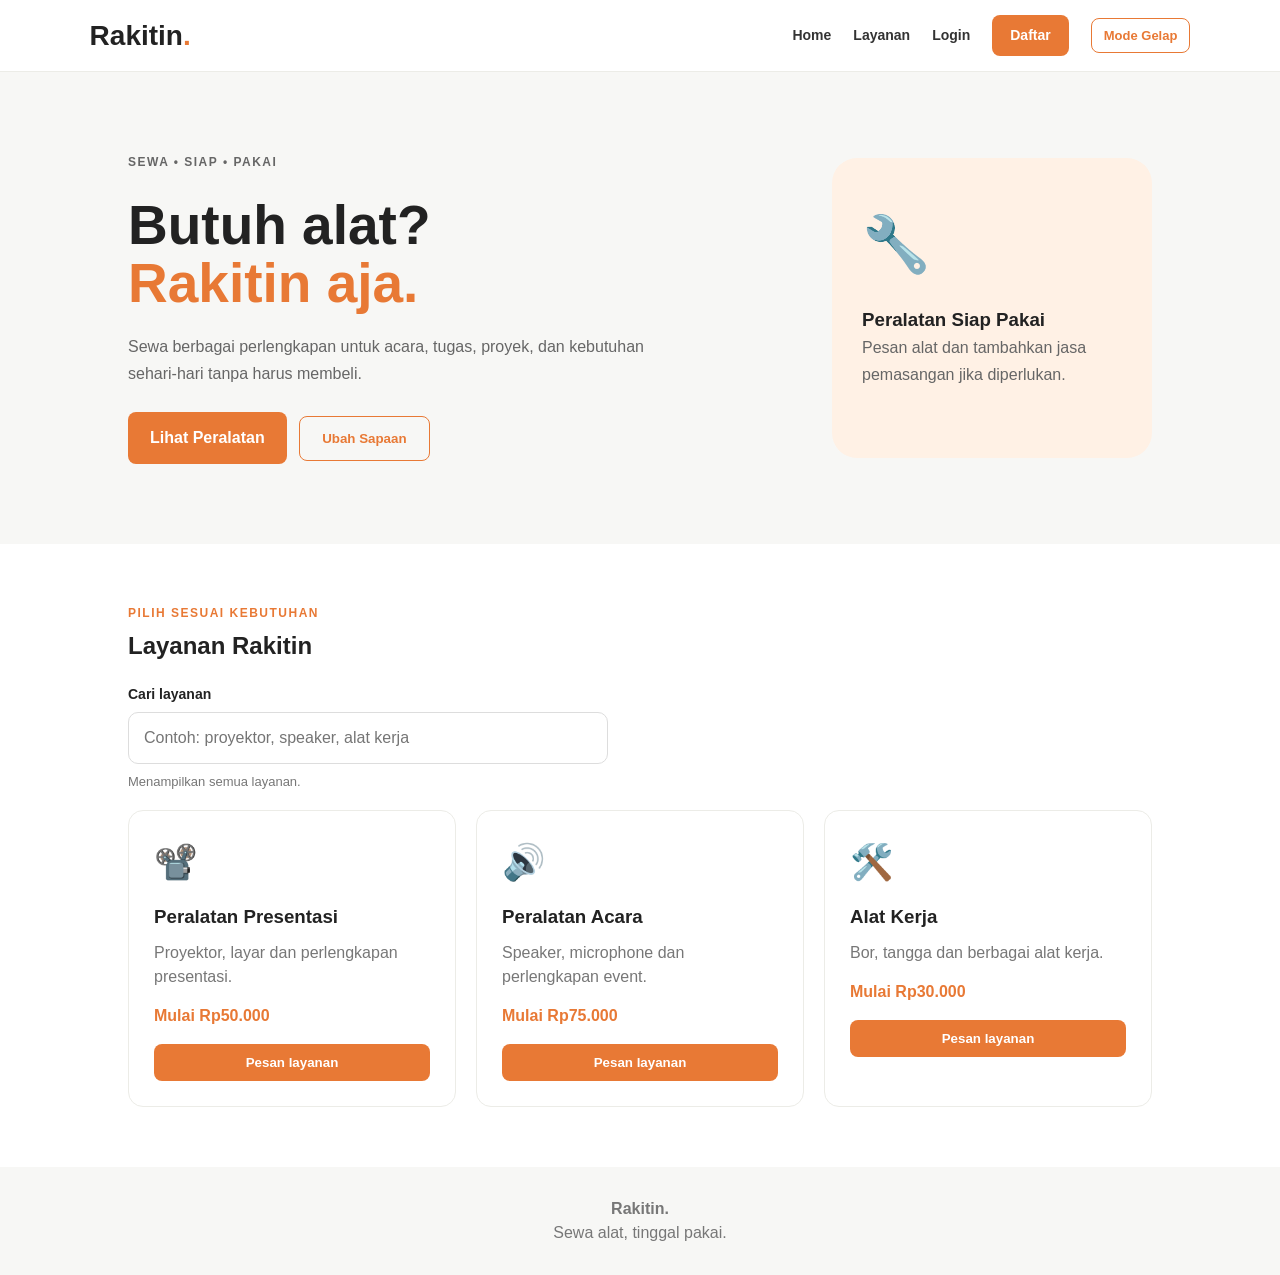
<file: Rakitin_Tugas_Praktikum/index.html>
<!DOCTYPE html>
<html lang="id">
<head>
    <meta charset="UTF-8">
    <meta name="viewport" content="width=device-width, initial-scale=1.0">
    <title>Rakitin - Sewa Alat</title>
    <link rel="stylesheet" href="style.css">
</head>
<body>

<header>
    <div class="logo">Rakitin<span>.</span></div>
    <nav>
        <a href="index.html">Home</a>
        <a href="#layanan">Layanan</a>
        <a href="login.html" id="navLogin">Login</a>
        <a class="nav-register" href="register.html" id="navRegister">Daftar</a>
        <button class="theme-toggle" id="themeToggle" type="button" aria-pressed="false">Mode Gelap</button>
    </nav>
</header>

<section class="hero">
    <div>
        <p class="label">SEWA • SIAP • PAKAI</p>
        <h1>Butuh alat?<br><span>Rakitin aja.</span></h1>
        <p id="heroDescription">Sewa berbagai perlengkapan untuk acara, tugas, proyek, dan kebutuhan sehari-hari tanpa harus membeli.</p>
        <a href="#layanan" class="button">Lihat Peralatan</a>
        <button class="button button-secondary" id="greetingToggle" type="button">Ubah Sapaan</button>
    </div>

    <div class="hero-box">
        <div class="tool-icon">🔧</div>
        <h3>Peralatan Siap Pakai</h3>
        <p>Pesan alat dan tambahkan jasa pemasangan jika diperlukan.</p>
    </div>
</section>

<section id="layanan" class="section">
    <p class="label">PILIH SESUAI KEBUTUHAN</p>
    <h2>Layanan Rakitin</h2>
    <label class="service-search-label" for="serviceSearch">Cari layanan</label>
    <input id="serviceSearch" class="service-search" type="search" placeholder="Contoh: proyektor, speaker, alat kerja" autocomplete="off">
    <p id="searchFeedback" class="search-feedback" aria-live="polite">Menampilkan semua layanan.</p>

    <div class="cards" id="serviceCards">
        <div class="card">
            <div class="icon">📽️</div>
            <h3>Peralatan Presentasi</h3>
            <p>Proyektor, layar dan perlengkapan presentasi.</p>
            <b>Mulai Rp50.000</b>
        </div>
        <div class="card">
            <div class="icon">🔊</div>
            <h3>Peralatan Acara</h3>
            <p>Speaker, microphone dan perlengkapan event.</p>
            <b>Mulai Rp75.000</b>
        </div>
        <div class="card">
            <div class="icon">🛠️</div>
            <h3>Alat Kerja</h3>
            <p>Bor, tangga dan berbagai alat kerja.</p>
            <b>Mulai Rp30.000</b>
        </div>
    </div>
</section>

<footer>
    <b>Rakitin.</b>
    <p>Sewa alat, tinggal pakai.</p>
</footer>

<script src="auth.js"></script>
<script src="landing.js"></script>
</body>
</html>
</file>
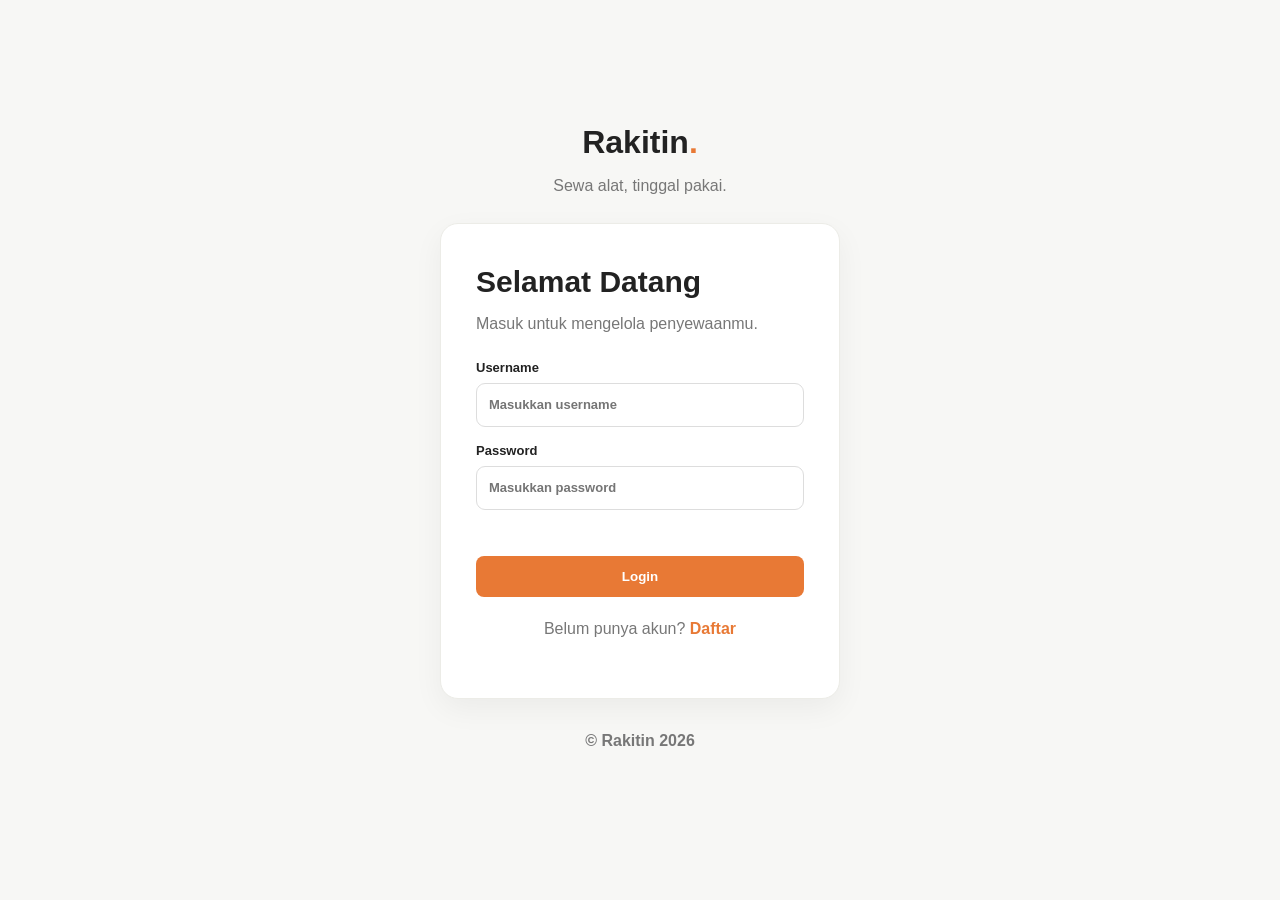
<file: Rakitin_Tugas_Praktikum/dashboard.html>
<!DOCTYPE html>
<html lang="id">
<head>
    <meta charset="UTF-8">
    <meta name="viewport" content="width=device-width, initial-scale=1.0">
    <title>Dashboard - Rakitin</title>
    <link rel="stylesheet" href="style.css">
    <script src="auth.js"></script>
    <script>requireLogin();</script>
</head>
<body>

<header>
    <div class="logo">Rakitin<span>.</span></div>
    <nav>
        <a href="index.html">Home</a>
        <a href="#barang">Data Barang</a>
        <a href="#pesanan">Pesanan</a>
        <a href="#pelanggan">Pelanggan</a>
        <a href="#pengguna" id="navPengguna">Pengguna</a>
        <a href="login.html" id="logoutLink">Keluar</a>
    </nav>
</header>

<main class="dashboard">
    <p class="label">DASHBOARD</p>
    <h1>Halo, <span id="userName">pengguna</span> 👋</h1>
    <p class="dashboard-text">Kelola kebutuhan penyewaanmu di sini.</p>

    <!-- STATISTIK -->
    <!-- WIDGET JUMLAH DATA -->
    <section class="dashboard-grid">
        <div class="dashboard-card"><span>📦</span><h3>Total Barang</h3><strong id="statBarang">0</strong><p>Jumlah data barang</p></div>
        <div class="dashboard-card"><span>🧾</span><h3>Total Pesanan</h3><strong id="statPesanan">0</strong><p>Jumlah data pesanan</p></div>
        <div class="dashboard-card"><span>👥</span><h3>Total Pengguna</h3><strong id="statPengguna">0</strong><p>Jumlah akun terdaftar</p></div>
        <div class="dashboard-card"><span>🤝</span><h3>Total Pelanggan</h3><strong id="statPelanggan">0</strong><p>Jumlah data pelanggan</p></div>
    </section>
    <section class="dashboard-grid dashboard-grid-secondary">
        <div class="dashboard-card"><span>📅</span><h3>Pesanan Aktif</h3><strong id="statAktif">0</strong><p>Pesanan sedang berjalan</p></div>
        <div class="dashboard-card"><span>💰</span><h3>Total Sewa</h3><strong id="statTotal">Rp0</strong><p>Total pembayaran</p></div>
    </section>

    <!-- CRUD DATA BARANG -->
    <section class="panel" id="barang">
        <div class="section-head">
            <div><p class="label">CRUD DATA 1</p><h2>Data Barang</h2></div>
            <button class="btn primary" onclick="openBarangModal()">+ Tambah Barang</button>
        </div>
        <div class="table-wrap">
            <table>
                <thead><tr><th>No</th><th>Nama Barang</th><th>Kategori</th><th>Harga/Hari</th><th>Status</th><th>Aksi</th></tr></thead>
                <tbody id="barangTable"></tbody>
            </table>
        </div>
    </section>

    <!-- CRUD DATA PESANAN -->
    <section class="panel" id="pesanan">
        <div class="section-head">
            <div><p class="label">CRUD DATA 2</p><h2>Data Pesanan</h2></div>
            <div class="head-actions"><button class="btn pdf" type="button" onclick="cetakPesananPDF()">Cetak PDF</button>
            <button class="btn primary" onclick="openPesananModal()">+ Tambah Pesanan</button></div>
        </div>
        <div class="table-wrap">
            <table>
                <thead><tr><th>No</th><th>Pelanggan</th><th>Barang</th><th>Tanggal</th><th>Durasi</th><th>Total</th><th>Status</th><th>Aksi</th></tr></thead>
                <tbody id="pesananTable"></tbody>
            </table>
        </div>
    </section>


    <!-- CRUD DATA PELANGGAN (DATA BARU) -->
    <section class="panel" id="pelanggan">
        <div class="section-head">
            <div><p class="label">CRUD DATA 4 • DATA BARU</p><h2>Data Pelanggan</h2></div>
            <button class="btn primary" onclick="openPelangganModal()">+ Tambah Pelanggan</button>
        </div>
        <div class="table-wrap">
            <table>
                <thead><tr><th>No</th><th>Nama Pelanggan</th><th>Email</th><th>No. Telepon</th><th>Alamat</th><th>Aksi</th></tr></thead>
                <tbody id="pelangganTable"></tbody>
            </table>
        </div>
    </section>

    <!-- CRUD DATA PENGGUNA (khusus admin) -->
    <section class="panel" id="pengguna">
        <div class="section-head">
            <div><p class="label">CRUD DATA 3 • ADMIN</p><h2>Data Pengguna</h2></div>
            <button class="btn primary" onclick="openUserModal()">+ Tambah Pengguna</button>
        </div>
        <div class="table-wrap">
            <table>
                <thead><tr><th>No</th><th>Username</th><th>Email</th><th>Role</th><th>Aksi</th></tr></thead>
                <tbody id="userTable"></tbody>
            </table>
        </div>
    </section>
</main>

<!-- MODAL BARANG -->
<div class="modal" id="barangModal">
    <div class="modal-box">
        <button class="close" onclick="closeModal('barangModal')">&times;</button>
        <h2 id="barangModalTitle">Tambah Barang</h2>
        <form id="barangForm">
            <input type="hidden" id="barangId">
            <label>Nama Barang <input id="barangNama" type="text" required></label>
            <label>Kategori <input id="barangKategori" type="text" required></label>
            <label>Harga per Hari <input id="barangHarga" type="number" min="0" required></label>
            <label>Status
                <select id="barangStatus">
                    <option value="Tersedia">Tersedia</option>
                    <option value="Disewa">Disewa</option>
                </select>
            </label>
            <button class="btn primary" type="submit">Simpan</button>
        </form>
    </div>
</div>

<!-- MODAL PESANAN -->
<div class="modal" id="pesananModal">
    <div class="modal-box">
        <button class="close" onclick="closeModal('pesananModal')">&times;</button>
        <h2 id="pesananModalTitle">Tambah Pesanan</h2>
        <form id="pesananForm">
            <input type="hidden" id="pesananId">
            <label>Nama Pelanggan <input id="pesananPelanggan" type="text" required></label>
            <label>Barang <select id="pesananBarang" required></select></label>
            <label>Tanggal <input id="pesananTanggal" type="date" required></label>
            <label>Durasi (hari) <input id="pesananDurasi" type="number" min="1" required></label>
            <label>Status
                <select id="pesananStatus">
                    <option value="Aktif">Aktif</option>
                    <option value="Menunggu">Menunggu</option>
                    <option value="Selesai">Selesai</option>
                </select>
            </label>
            <button class="btn primary" type="submit">Simpan</button>
        </form>
    </div>
</div>


<!-- MODAL PELANGGAN -->
<div class="modal" id="pelangganModal">
    <div class="modal-box">
        <button class="close" onclick="closeModal('pelangganModal')">&times;</button>
        <h2 id="pelangganModalTitle">Tambah Pelanggan</h2>
        <form id="pelangganForm">
            <input type="hidden" id="pelangganId">
            <label>Nama Pelanggan <input id="pelangganNama" type="text" required></label>
            <label>Email <input id="pelangganEmail" type="email" required></label>
            <label>No. Telepon <input id="pelangganTelepon" type="tel" required></label>
            <label>Alamat <textarea id="pelangganAlamat" rows="3" required></textarea></label>
            <button class="btn primary" type="submit">Simpan</button>
        </form>
    </div>
</div>

<!-- MODAL PENGGUNA -->
<div class="modal" id="userModal">
    <div class="modal-box">
        <button class="close" onclick="closeModal('userModal')">&times;</button>
        <h2 id="userModalTitle">Tambah Pengguna</h2>
        <form id="userForm">
            <input type="hidden" id="userId">
            <label>Username <input id="userUsername" type="text" required></label>
            <label>Email <input id="userEmail" type="email" required></label>
            <label>Password <input id="userPassword" type="password"></label>
            <label>Role
                <select id="userRole">
                    <option value="user">user</option>
                    <option value="admin">admin</option>
                </select>
            </label>
            <button class="btn primary" type="submit">Simpan</button>
        </form>
    </div>
</div>

<script src="dashboard.js"></script>
</body>
</html>
</file>
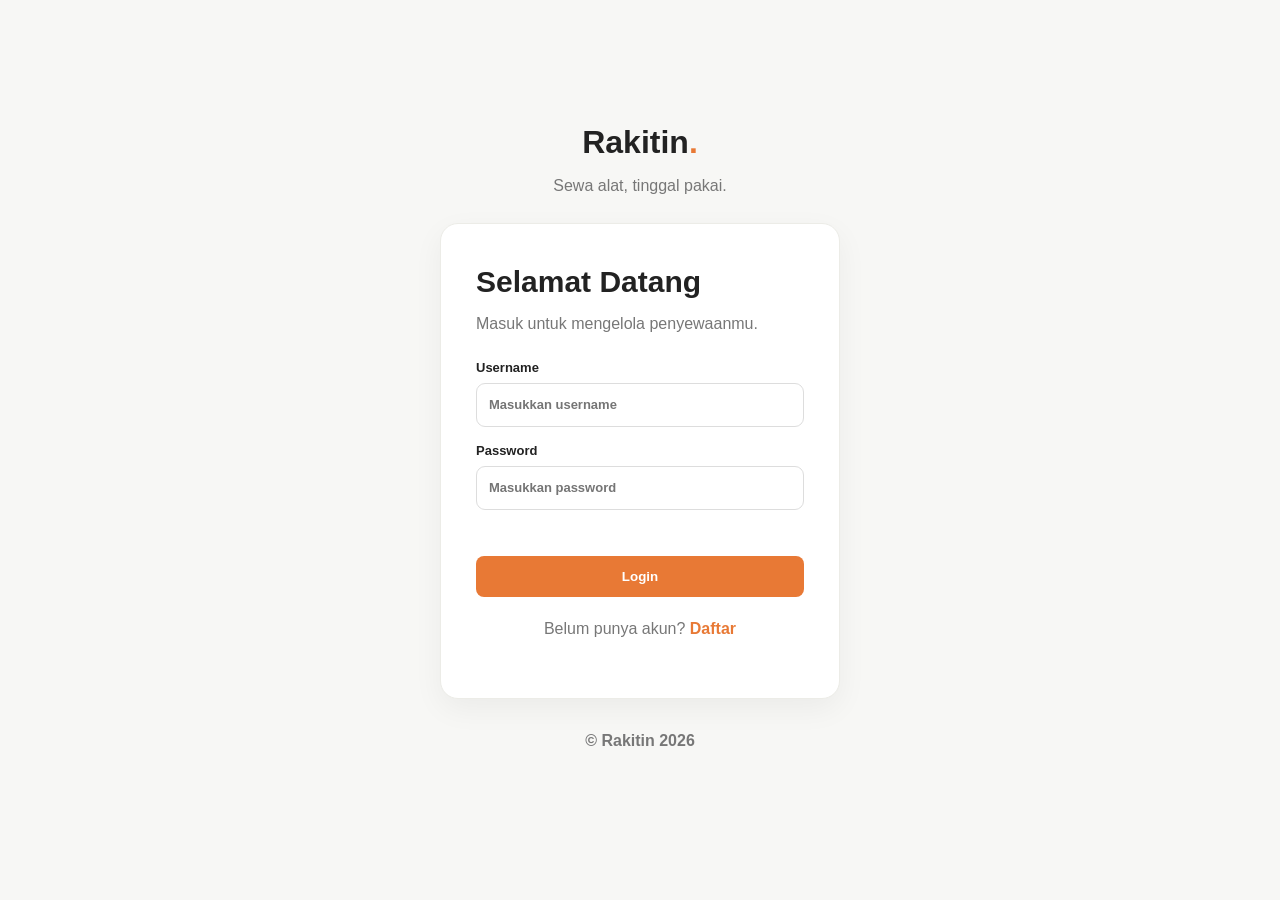
<file: Rakitin_Tugas_Praktikum/login.html>
<!DOCTYPE html>
<html lang="id">
<head>
    <meta charset="UTF-8">
    <meta name="viewport" content="width=device-width, initial-scale=1.0">
    <title>Login - Rakitin</title>
    <link rel="stylesheet" href="style.css">
</head>
<body>
<div class="auth-container">
    <div class="auth-logo">Rakitin<span>.</span></div>
    <p class="auth-subtitle">Sewa alat, tinggal pakai.</p>

    <div class="auth-box">
        <h1>Selamat Datang</h1>
        <p>Masuk untuk mengelola penyewaanmu.</p>

        <form id="loginForm">
            <label>Username
                <input id="loginUsername" type="text" placeholder="Masukkan username" required>
            </label>
            <label>Password
                <input id="loginPassword" type="password" placeholder="Masukkan password" required>
            </label>
            <p id="formError" class="form-error" role="alert"></p>
            <button type="submit">Login</button>
        </form>

        <p class="switch">Belum punya akun? <a href="register.html">Daftar</a></p>
    </div>

    <footer><b>© Rakitin 2026</b></footer>
</div>
<script src="auth.js"></script>
</body>
</html>
</file>
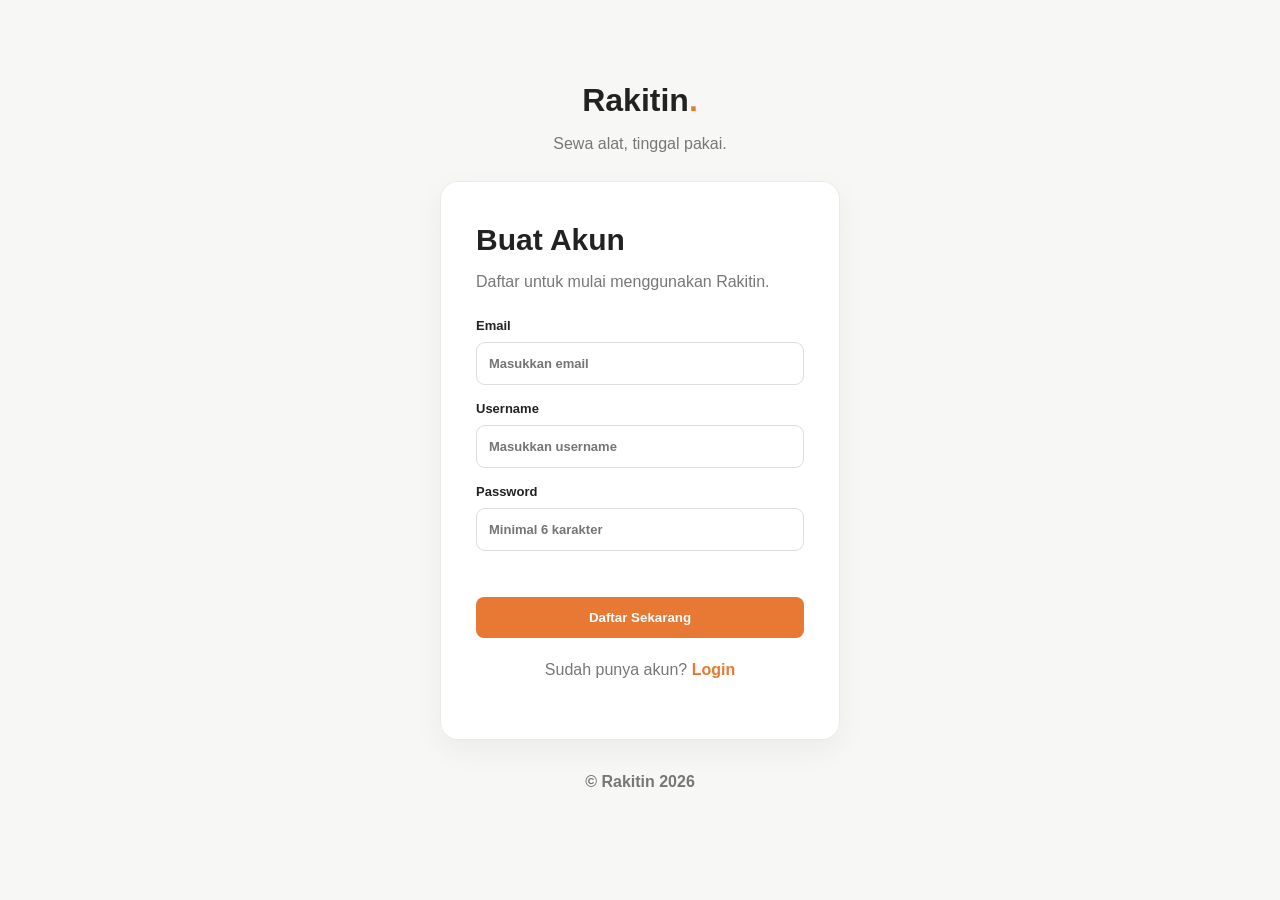
<file: Rakitin_Tugas_Praktikum/register.html>
<!DOCTYPE html>
<html lang="id">
<head>
    <meta charset="UTF-8">
    <meta name="viewport" content="width=device-width, initial-scale=1.0">
    <title>Register - Rakitin</title>
    <link rel="stylesheet" href="style.css">
</head>
<body>
<div class="auth-container">
    <div class="auth-logo">Rakitin<span>.</span></div>
    <p class="auth-subtitle">Sewa alat, tinggal pakai.</p>

    <div class="auth-box">
        <h1>Buat Akun</h1>
        <p>Daftar untuk mulai menggunakan Rakitin.</p>

        <form id="registerForm">
            <label>Email
                <input id="regEmail" type="email" placeholder="Masukkan email" required>
            </label>
            <label>Username
                <input id="regUsername" type="text" placeholder="Masukkan username" required>
            </label>
            <label>Password
                <input id="regPassword" type="password" placeholder="Minimal 6 karakter" required>
            </label>
            <p id="formError" class="form-error" role="alert"></p>
            <button type="submit">Daftar Sekarang</button>
        </form>

        <p class="switch">Sudah punya akun? <a href="login.html">Login</a></p>
    </div>

    <footer><b>© Rakitin 2026</b></footer>
</div>
<script src="auth.js"></script>
</body>
</html>
</file>
<file: Rakitin_Tugas_Praktikum/style.css>
/* =========================
   RAKITIN - STYLE UTAMA
========================= */
* { box-sizing: border-box; margin: 0; padding: 0; }

:root {
    --orange: #e87935;
    --bg: #f7f7f5;
    --card: #ffffff;
    --text: #222222;
    --muted: #777777;
    --border: #ecece7;
}

body {
    font-family: Arial, Helvetica, sans-serif;
    background: var(--bg);
    color: var(--text);
    line-height: 1.5;
}

/* ---------- Header ---------- */
header {
    min-height: 72px;
    padding: 0 7%;
    display: flex;
    align-items: center;
    justify-content: space-between;
    background: var(--card);
    border-bottom: 1px solid var(--border);
    position: sticky;
    top: 0;
    z-index: 10;
}
.logo { font-size: 28px; font-weight: 800; }
.logo span, .auth-logo span, .hero h1 span { color: var(--orange); }
nav { display: flex; gap: 22px; align-items: center; }
nav a { color: #333; text-decoration: none; font-size: 14px; font-weight: 600; }
nav a:hover { color: var(--orange); }
.nav-register { background: var(--orange); color: #fff !important; padding: 10px 18px; border-radius: 8px; }

/* ---------- Umum ---------- */
.label { color: var(--orange); font-size: 12px; font-weight: 800; letter-spacing: 1.5px; margin-bottom: 6px; }
h1 { font-size: clamp(30px, 5vw, 46px); margin-bottom: 8px; }
footer { text-align: center; padding: 30px; color: var(--muted); }

button { font-family: inherit; cursor: pointer; }
.btn { border: 0; border-radius: 10px; padding: 10px 15px; font-weight: 700; }
.primary { background: var(--orange); color: #fff; }
.primary:hover { opacity: .9; }
.btn-small { padding: 7px 10px; border: 0; border-radius: 7px; font-size: 12px; font-weight: 700; }
.btn-small:disabled { opacity: .4; cursor: not-allowed; }
.edit { background: #f3e5d9; }
.delete { background: #f6dddd; color: #a12d2d; }

/* ---------- Landing ---------- */
.hero { padding: 80px 10%; display: flex; align-items: center; justify-content: space-between; gap: 50px; }
.hero > div:first-child { max-width: 550px; }
.hero h1 { font-size: 55px; line-height: 1.05; margin-bottom: 20px; }
.hero p { color: #666; line-height: 1.7; margin-bottom: 25px; }
.button { display: inline-block; background: var(--orange); color: #fff; text-decoration: none; padding: 14px 22px; border-radius: 8px; border: 0; font-weight: 700; }
.button-secondary { margin-left: 8px; background: transparent; color: var(--orange); border: 1px solid var(--orange); }
.hero-box { width: 320px; padding: 45px 30px; background: #fff1e5; border-radius: 25px; }
.tool-icon { font-size: 55px; margin-bottom: 20px; }

.section { padding: 60px 10%; background: var(--card); }
.section h2 { margin-bottom: 20px; }
.service-search-label { display: block; margin-bottom: 7px; font-weight: 700; font-size: 14px; }
.service-search { display: block; width: min(100%, 480px); padding: 13px 15px; margin-bottom: 8px; border: 1px solid #ddd; border-radius: 10px; font: inherit; }
.search-feedback { color: var(--muted); font-size: 13px; margin-bottom: 18px; }
.cards { display: grid; grid-template-columns: repeat(3, 1fr); gap: 20px; }
.card { padding: 25px; border: 1px solid var(--border); border-radius: 15px; }
.card[hidden] { display: none !important; }
.card .icon { font-size: 35px; margin-bottom: 15px; }
.card h3 { margin-bottom: 10px; }
.card p { color: var(--muted); margin-bottom: 15px; }
.card b { color: var(--orange); }
.card-book-button { margin-top: 16px; width: 100%; border: 0; border-radius: 8px; padding: 11px 14px; background: var(--orange); color: #fff; font-weight: 700; }
.theme-toggle { border: 1px solid var(--orange); background: transparent; color: var(--orange); border-radius: 8px; padding: 9px 12px; font-size: 13px; font-weight: 700; }

/* ---------- Login / Register ---------- */
.auth-container { min-height: 100vh; display: flex; flex-direction: column; align-items: center; justify-content: center; padding: 20px; }
.auth-logo { font-size: 32px; font-weight: 800; }
.auth-subtitle { color: var(--muted); margin: 8px 0 25px; }
.auth-box { width: 100%; max-width: 400px; background: var(--card); padding: 35px; border: 1px solid var(--border); border-radius: 18px; box-shadow: 0 10px 30px rgba(0,0,0,.05); }
.auth-box h1 { font-size: 30px; }
.auth-box > p { color: var(--muted); margin-bottom: 22px; }
.auth-box form button[type="submit"] { width: 100%; padding: 13px; border: 0; border-radius: 8px; background: var(--orange); color: #fff; font-weight: 700; }
.switch { text-align: center; margin-top: 20px; }
.switch a { color: var(--orange); text-decoration: none; font-weight: 700; }
.form-error { color: #a12d2d; font-size: 13px; font-weight: 700; min-height: 18px; }

/* ---------- Form ---------- */
form { display: grid; gap: 14px; }
label { display: grid; gap: 6px; font-size: 13px; font-weight: 700; }
input, select { width: 100%; padding: 11px 12px; border: 1px solid #ddd; border-radius: 9px; font: inherit; background: #fff; outline: none; }
input:focus, select:focus { border-color: var(--orange); }

/* ---------- Dashboard ---------- */
.dashboard { width: min(1180px, 90%); margin: 48px auto 70px; }
.dashboard-text { color: var(--muted); margin-bottom: 30px; }
.dashboard-grid { display: grid; grid-template-columns: repeat(3, 1fr); gap: 18px; margin-bottom: 28px; }
.dashboard-card, .panel { background: var(--card); border: 1px solid var(--border); border-radius: 18px; padding: 24px; box-shadow: 0 7px 25px rgba(0,0,0,.04); }
.dashboard-card span { font-size: 25px; }
.dashboard-card h3 { margin-top: 12px; font-size: 15px; }
.dashboard-card strong { display: block; font-size: 30px; margin: 6px 0; }
.dashboard-card p { color: #888; font-size: 13px; }
.panel { margin-top: 22px; }
.panel h2 { font-size: 22px; }
.section-head { display: flex; justify-content: space-between; align-items: center; gap: 20px; margin-bottom: 18px; }
.profile-text { color: var(--muted); margin-top: 8px; }

.table-wrap { width: 100%; overflow-x: auto; }
table { width: 100%; border-collapse: collapse; min-width: 680px; }
th, td { padding: 13px 12px; border-bottom: 1px solid #eee; text-align: left; font-size: 14px; }
th { background: #fafaf7; font-size: 12px; text-transform: uppercase; letter-spacing: .5px; }
.action { display: flex; gap: 7px; }
.empty { text-align: center; color: var(--muted); padding: 24px; }

.status { display: inline-block; padding: 5px 9px; border-radius: 20px; background: #e4f3e7; color: #2d7540; font-size: 12px; font-weight: 700; }
.status.selesai { background: #eee; color: #666; }
.status.menunggu, .status.disewa { background: #fff0d6; color: #8b5b16; }

/* ---------- Modal ---------- */
.modal { display: none; position: fixed; inset: 0; background: rgba(0,0,0,.45); z-index: 50; align-items: center; justify-content: center; padding: 20px; }
.modal.show { display: flex; }
.modal-box { background: var(--card); width: min(500px, 100%); max-height: 90vh; overflow-y: auto; border-radius: 18px; padding: 28px; position: relative; }
.modal-box h2 { margin-bottom: 20px; }
.close { position: absolute; top: 12px; right: 16px; border: 0; background: transparent; font-size: 28px; color: inherit; }

/* ---------- Toast ---------- */
.toast { position: fixed; z-index: 999; left: 50%; bottom: 24px; transform: translate(-50%, 18px); max-width: calc(100% - 32px); padding: 13px 20px; border-radius: 10px; background: #252525; color: #fff; box-shadow: 0 8px 28px rgba(0,0,0,.2); font-size: 14px; opacity: 0; visibility: hidden; transition: opacity .25s, transform .25s, visibility .25s; }
.toast.show { opacity: 1; visibility: visible; transform: translate(-50%, 0); }
.toast.success { background: #267444; }
.toast.error { background: #a12d2d; }

/* ---------- Mode gelap ---------- */
body.dark-mode { background: #171717; color: #f5f5f5; }
body.dark-mode header, body.dark-mode .section, body.dark-mode .card, body.dark-mode .panel,
body.dark-mode .dashboard-card, body.dark-mode .modal-box, body.dark-mode .auth-box { background: #242424; color: #f5f5f5; border-color: #383838; }
body.dark-mode nav a, body.dark-mode .hero p, body.dark-mode .dashboard-text, body.dark-mode .card p, body.dark-mode .profile-text { color: #d0d0d0; }
body.dark-mode .hero-box { background: #33271f; color: #f5f5f5; }
body.dark-mode th { background: #303030; color: #f5f5f5; }
body.dark-mode th, body.dark-mode td { border-color: #383838; }
body.dark-mode input, body.dark-mode select { background: #303030; color: #fff; border-color: #555; }

/* ---------- Responsif ---------- */
@media (max-width: 800px) {
    header { padding: 14px 5%; flex-direction: column; align-items: flex-start; gap: 10px; }
    nav { width: 100%; overflow-x: auto; gap: 16px; padding-bottom: 3px; }
    .hero { padding: 50px 7%; flex-direction: column; align-items: flex-start; }
    .hero h1 { font-size: 42px; }
    .hero-box { width: 100%; }
    .cards, .dashboard-grid { grid-template-columns: 1fr; }
    .section-head { flex-direction: column; align-items: flex-start; }
    .section-head .btn { width: 100%; }
    .button-secondary { margin: 10px 0 0; }
}


/* ---------- Tugas praktikum: widget, pelanggan, dan PDF ---------- */
.dashboard-grid-secondary { grid-template-columns: repeat(2, 1fr); }
.head-actions { display: flex; gap: 10px; flex-wrap: wrap; }
.btn.pdf { background: #333; color: #fff; }
textarea { width: 100%; padding: 11px 12px; border: 1px solid #ddd; border-radius: 9px; font: inherit; resize: vertical; }
@media (max-width: 800px) {
    .dashboard-grid-secondary { grid-template-columns: 1fr; }
    .head-actions { width: 100%; }
    .head-actions .btn { flex: 1; }
}
</file>
